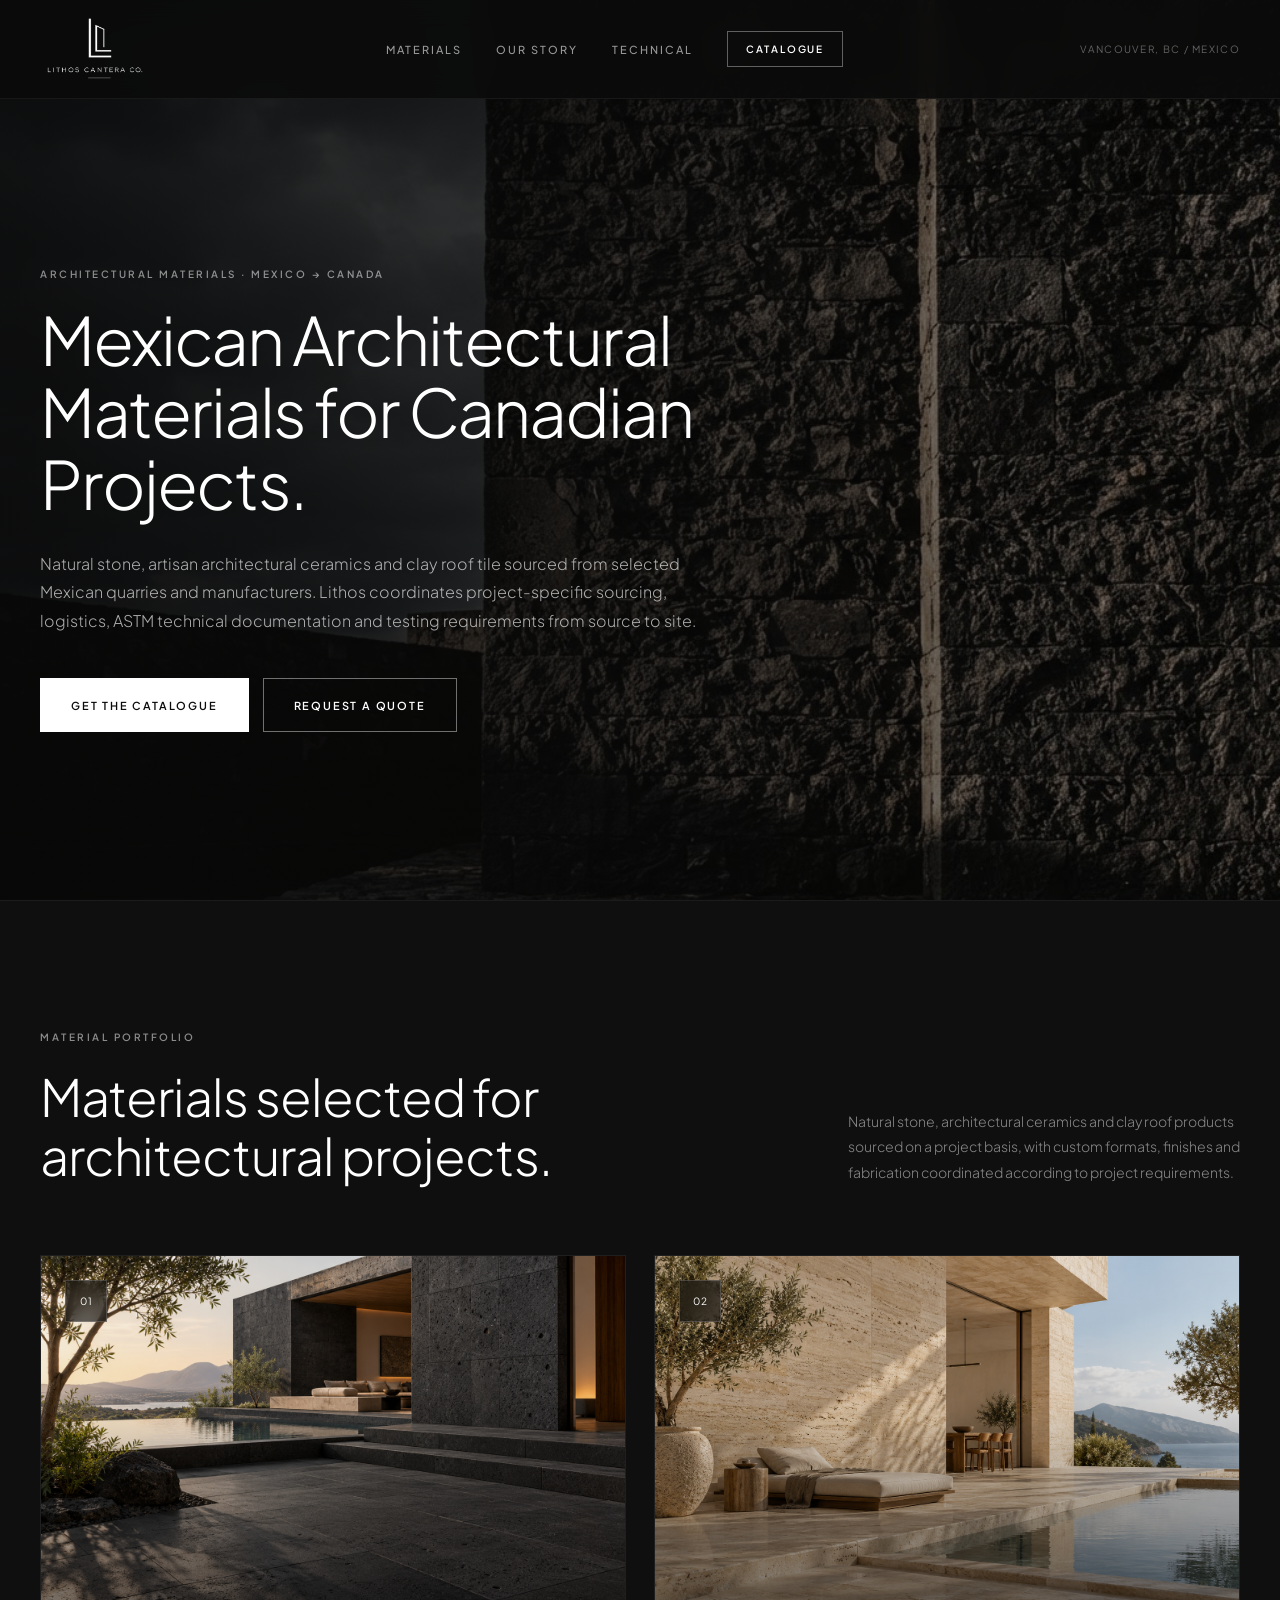
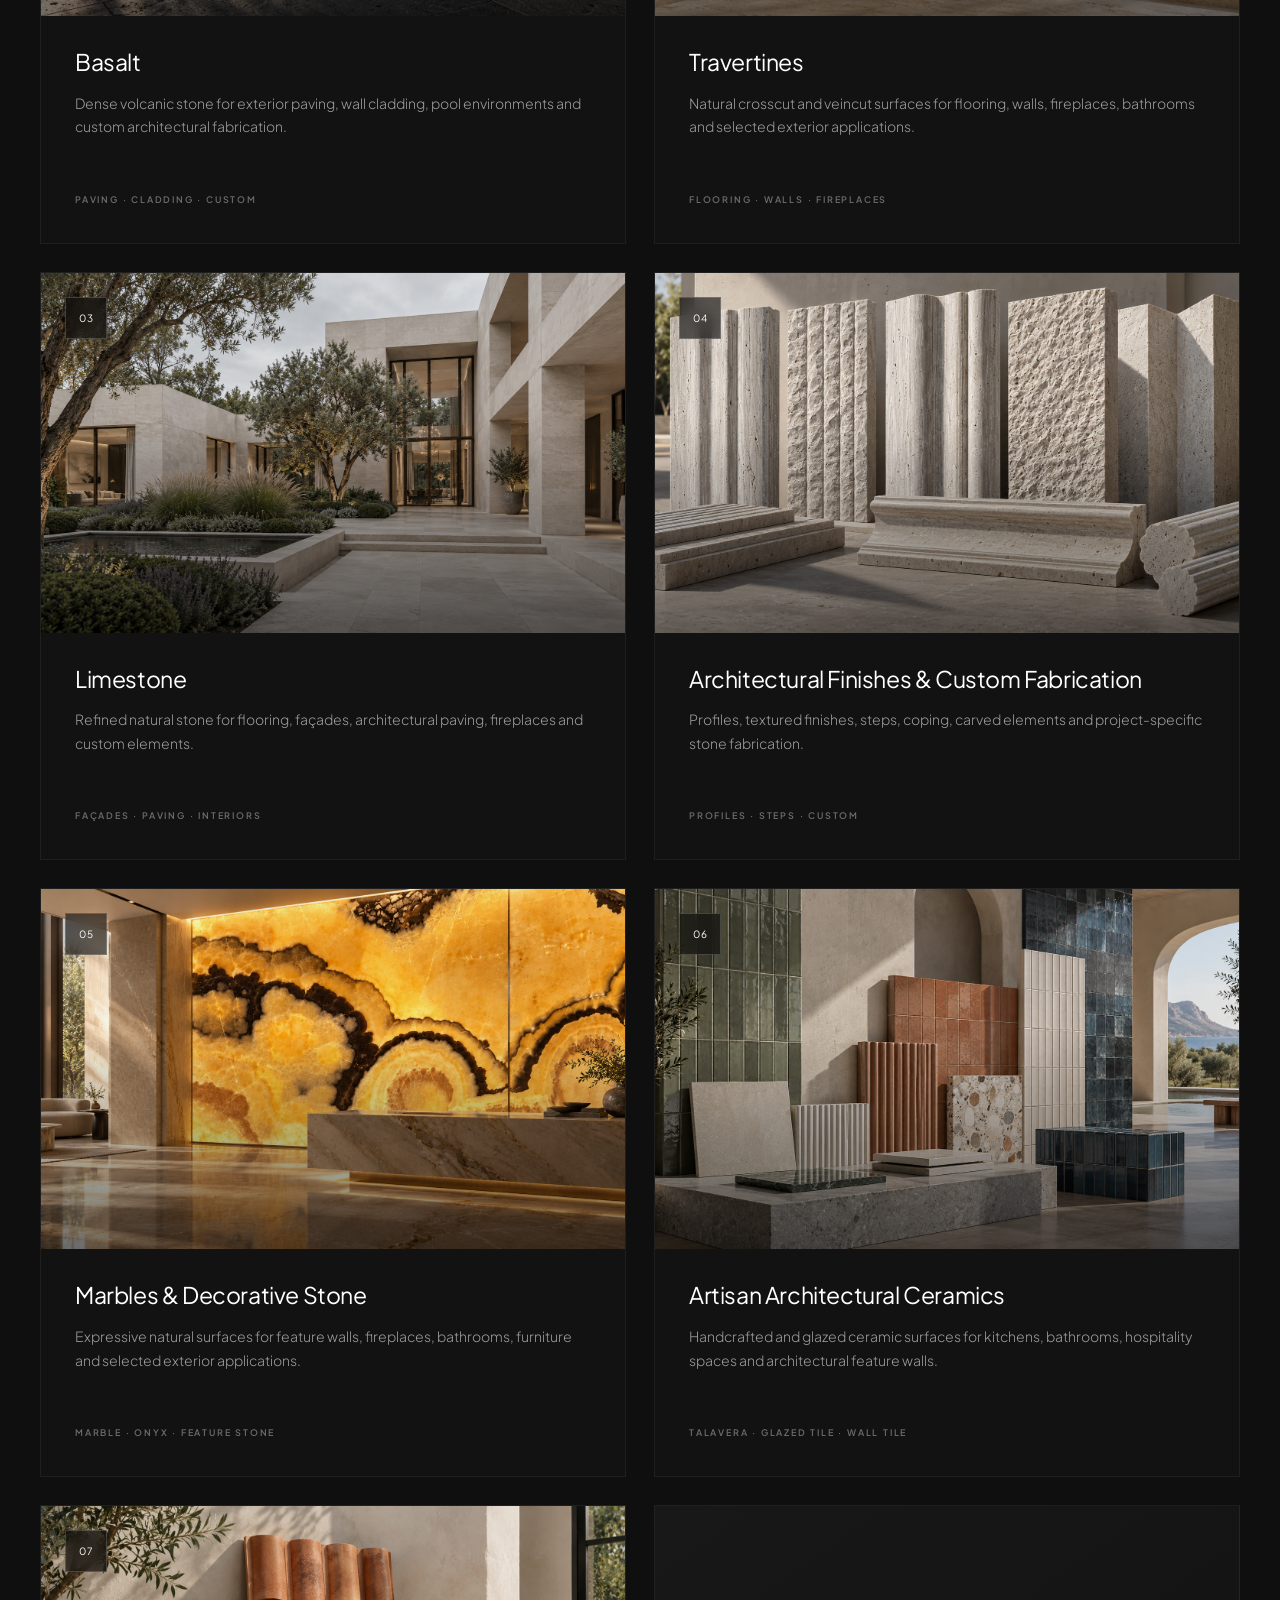
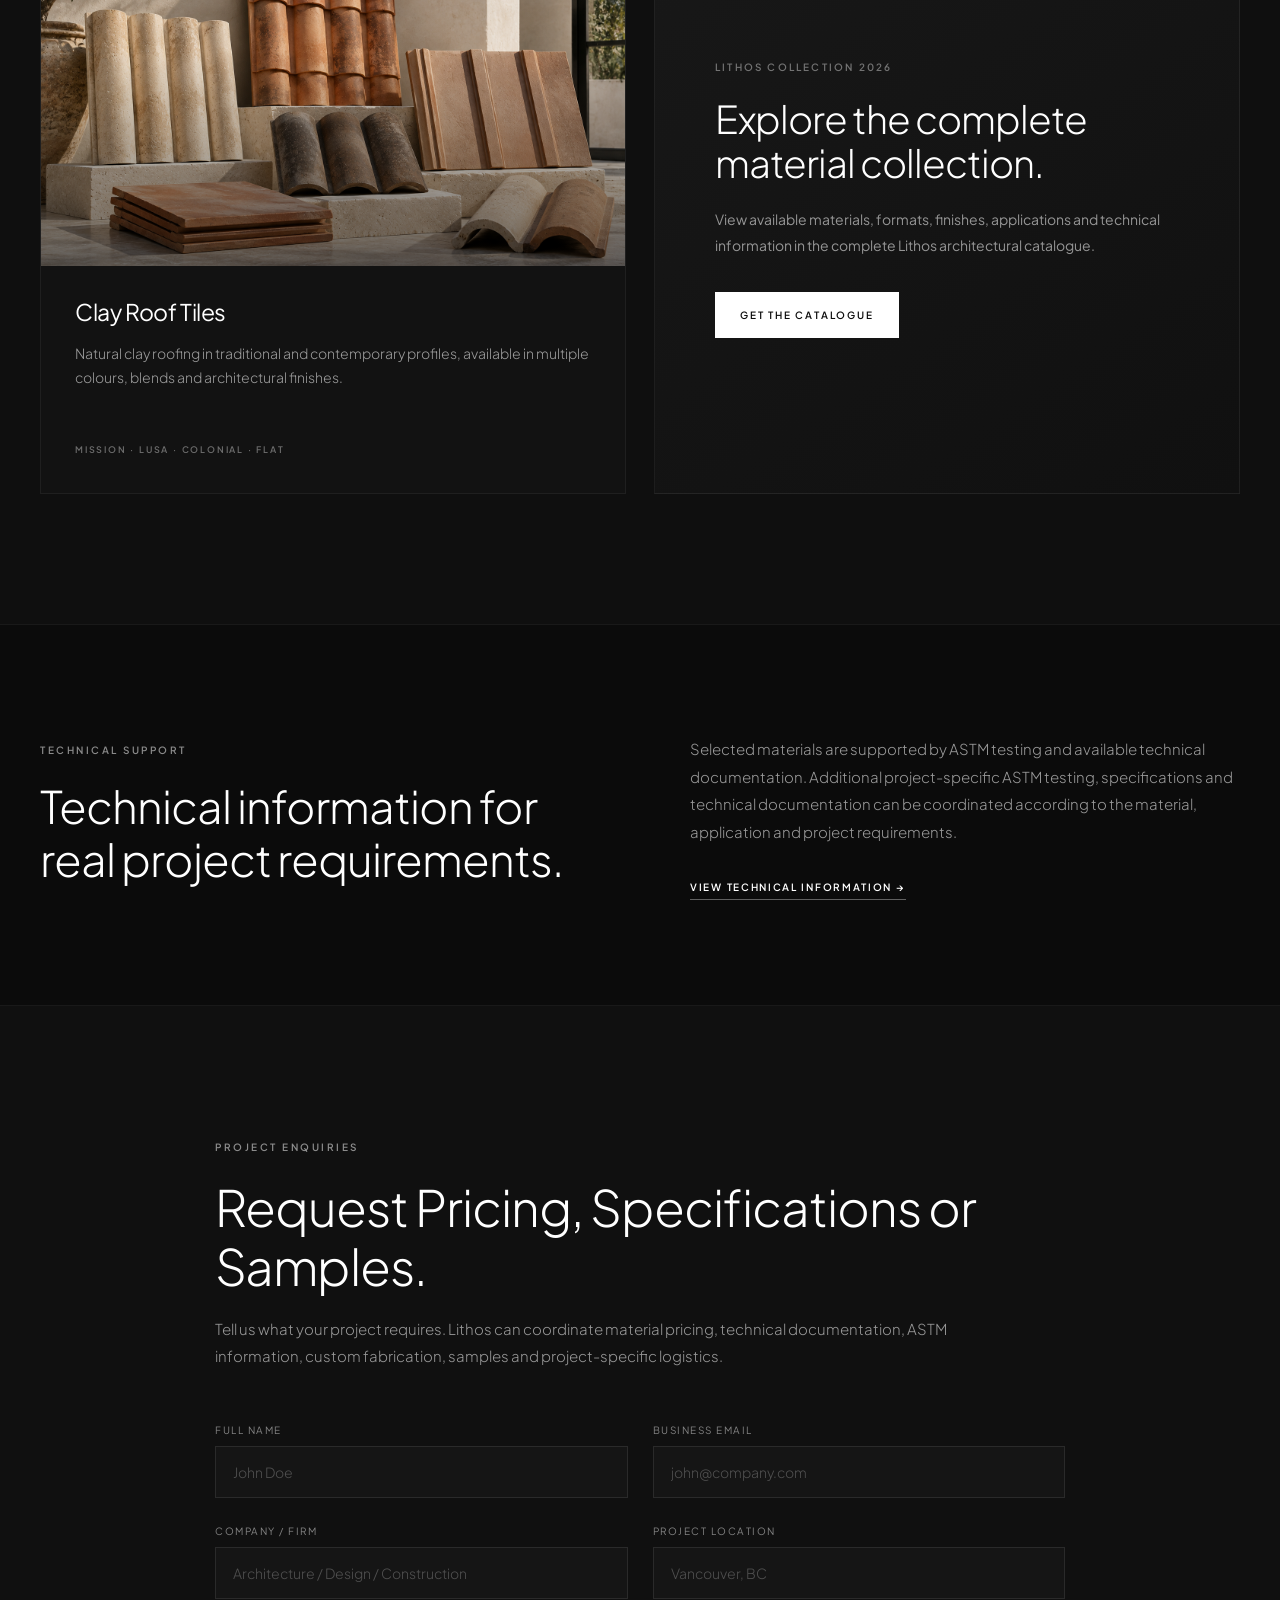
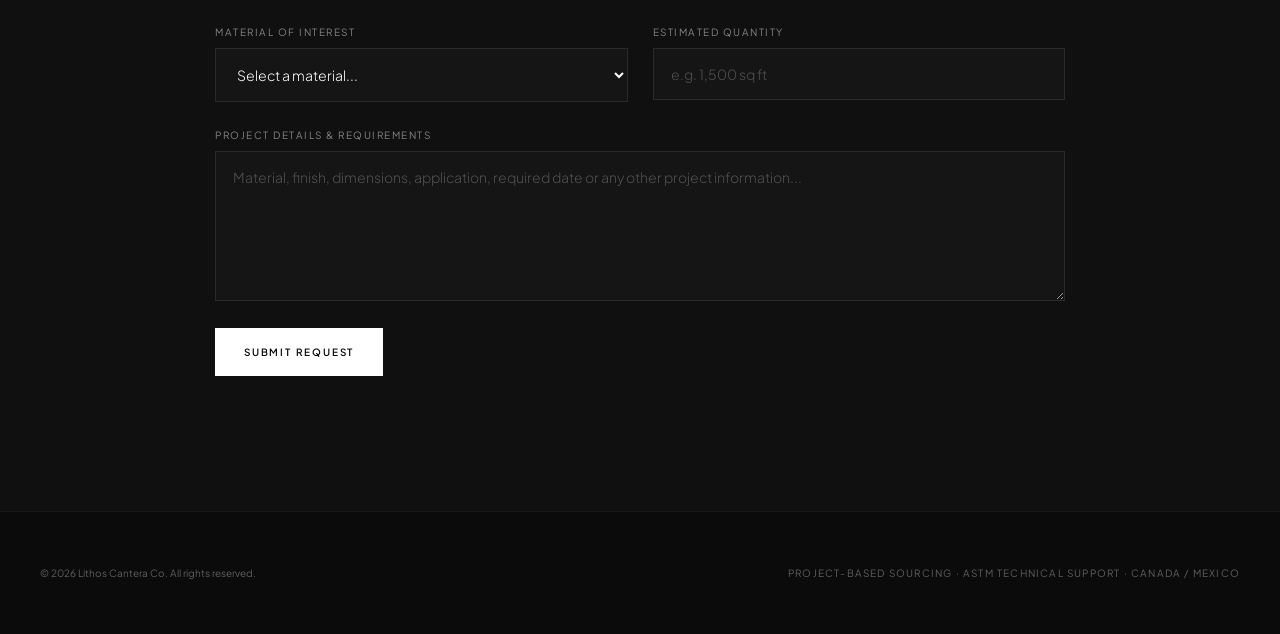
<file: index.html>
<!DOCTYPE html>
<html lang="en">

<head>
    <meta charset="UTF-8">

    <meta
        name="viewport"
        content="width=device-width, initial-scale=1.0"
    >

    <title>
        Lithos Cantera Co. | Mexican Architectural Materials for Canada
    </title>

    <meta
        name="description"
        content="Natural stone, artisan architectural ceramics and clay roof tile sourced from selected Mexican quarries and manufacturers for architectural projects across Canada."
    >

    <meta
        property="og:title"
        content="Lithos Cantera Co. | Mexican Architectural Materials"
    >

    <meta
        property="og:description"
        content="Natural stone, architectural ceramics, custom fabrication and clay roof tile sourced from Mexico for Canadian projects."
    >

    <meta
        property="og:type"
        content="website"
    >

    <link
        rel="stylesheet"
        href="style.css"
    >

    <link
        rel="preconnect"
        href="https://fonts.googleapis.com"
    >

    <link
        rel="preconnect"
        href="https://fonts.gstatic.com"
        crossorigin
    >

    <link
        href="https://fonts.googleapis.com/css2?family=Plus+Jakarta+Sans:wght@300;400;500;600&display=swap"
        rel="stylesheet"
    >
</head>


<body>


    <!-- =====================================================
         HEADER
    ====================================================== -->

    <header class="site-header">

        <div class="header-inside">

            <a
                href="index.html"
                class="brand-logo"
                aria-label="Lithos Cantera Co. Home"
            >

                <img
                    src="Lithos Cantera Co blanco transparente.png"
                    alt="Lithos Cantera Co."
                    class="nav-logo-img"
                >

            </a>


            <nav class="main-nav">

                <a
                    href="#materials"
                    class="nav-link"
                >
                    MATERIALS
                </a>

                <a
                    href="our-story.html"
                    class="nav-link"
                >
                    OUR STORY
                </a>

                <a
                    href="technical.html"
                    class="nav-link"
                >
                    TECHNICAL
                </a>

                <button
                    type="button"
                    class="nav-catalogue-btn open-catalogue-modal"
                >
                    CATALOGUE
                </button>

            </nav>


            <div class="header-location">

                <span>
                    VANCOUVER, BC / MEXICO
                </span>

            </div>

        </div>

    </header>



    <!-- =====================================================
         HERO
    ====================================================== -->

    <section class="hero-section">

        <div class="hero-overlay"></div>


        <div class="hero-container">

            <div class="hero-content-left">

                <p class="hero-eyebrow">
                    ARCHITECTURAL MATERIALS · MEXICO → CANADA
                </p>


                <h1>
                    Mexican Architectural Materials for Canadian Projects.
                </h1>


                <p class="subtitle">
                    Natural stone, artisan architectural ceramics and clay roof
                    tile sourced from selected Mexican quarries and manufacturers.
                    Lithos coordinates project-specific sourcing, logistics,
                    ASTM technical documentation and testing requirements from
                    source to site.
                </p>


                <div class="hero-actions">

                    <button
                        type="button"
                        class="hero-cta-solid open-catalogue-modal"
                    >
                        GET THE CATALOGUE
                    </button>


                    <a
                        href="#procurement-form"
                        class="hero-cta-outline"
                    >
                        REQUEST A QUOTE
                    </a>

                </div>

            </div>

        </div>

    </section>



    <!-- =====================================================
         MATERIAL PORTFOLIO
    ====================================================== -->

    <section
        class="catalog-section"
        id="materials"
    >

        <div class="catalog-container">

            <div class="section-heading-row">

                <div class="section-heading-main">

                    <p class="section-eyebrow">
                        MATERIAL PORTFOLIO
                    </p>


                    <h2 class="section-title">
                        Materials selected for architectural projects.
                    </h2>

                </div>


                <p class="section-intro">
                    Natural stone, architectural ceramics and clay roof products
                    sourced on a project basis, with custom formats, finishes
                    and fabrication coordinated according to project requirements.
                </p>

            </div>



            <div class="catalog-grid">


                <!-- 01 BASALT -->

                <article class="catalog-card">

                    <div class="card-image-wrapper">

                        <img
                            src="basalt.jpg"
                            onerror="this.onerror=null; this.src='recinto.jpg';"
                            alt="Mexican architectural basalt"
                            class="card-img"
                        >

                        <span class="card-number">
                            01
                        </span>

                    </div>


                    <div class="card-info">

                        <h3>
                            Basalt
                        </h3>

                        <p>
                            Dense volcanic stone for exterior paving, wall
                            cladding, pool environments and custom architectural
                            fabrication.
                        </p>

                        <span class="card-use">
                            PAVING · CLADDING · CUSTOM
                        </span>

                    </div>

                </article>



                <!-- 02 TRAVERTINES -->

                <article class="catalog-card">

                    <div class="card-image-wrapper">

                        <img
                            src="travertine.jpg"
                            onerror="this.onerror=null; this.src='cantera.jpg';"
                            alt="Mexican architectural travertine"
                            class="card-img"
                        >

                        <span class="card-number">
                            02
                        </span>

                    </div>


                    <div class="card-info">

                        <h3>
                            Travertines
                        </h3>

                        <p>
                            Natural crosscut and veincut surfaces for flooring,
                            walls, fireplaces, bathrooms and selected exterior
                            applications.
                        </p>

                        <span class="card-use">
                            FLOORING · WALLS · FIREPLACES
                        </span>

                    </div>

                </article>



                <!-- 03 LIMESTONE -->

                <article class="catalog-card">

                    <div class="card-image-wrapper">

                        <img
                            src="limestone.jpg"
                            onerror="this.onerror=null; this.src='cantera.jpg';"
                            alt="Mexican architectural limestone"
                            class="card-img"
                        >

                        <span class="card-number">
                            03
                        </span>

                    </div>


                    <div class="card-info">

                        <h3>
                            Limestone
                        </h3>

                        <p>
                            Refined natural stone for flooring, façades,
                            architectural paving, fireplaces and custom elements.
                        </p>

                        <span class="card-use">
                            FAÇADES · PAVING · INTERIORS
                        </span>

                    </div>

                </article>



                <!-- 04 CUSTOM FABRICATION -->

                <article class="catalog-card">

                    <div class="card-image-wrapper">

                        <img
                            src="architectural-finishes.jpg"
                            onerror="this.onerror=null; this.src='recinto.jpg';"
                            alt="Custom architectural stone finishes"
                            class="card-img"
                        >

                        <span class="card-number">
                            04
                        </span>

                    </div>


                    <div class="card-info">

                        <h3>
                            Architectural Finishes & Custom Fabrication
                        </h3>

                        <p>
                            Profiles, textured finishes, steps, coping, carved
                            elements and project-specific stone fabrication.
                        </p>

                        <span class="card-use">
                            PROFILES · STEPS · CUSTOM
                        </span>

                    </div>

                </article>



                <!-- 05 MARBLES -->

                <article class="catalog-card">

                    <div class="card-image-wrapper">

                        <img
                            src="marble-decorative-stone.jpg"
                            onerror="this.onerror=null; this.src='cantera.jpg';"
                            alt="Mexican marble and decorative stone"
                            class="card-img"
                        >

                        <span class="card-number">
                            05
                        </span>

                    </div>


                    <div class="card-info">

                        <h3>
                            Marbles & Decorative Stone
                        </h3>

                        <p>
                            Expressive natural surfaces for feature walls,
                            fireplaces, bathrooms, furniture and selected
                            exterior applications.
                        </p>

                        <span class="card-use">
                            MARBLE · ONYX · FEATURE STONE
                        </span>

                    </div>

                </article>



                <!-- 06 CERAMICS -->

                <article class="catalog-card">

                    <div class="card-image-wrapper">

                        <img
                            src="architectural-ceramics.jpg"
                            onerror="this.onerror=null; this.src='tiles.jpg';"
                            alt="Mexican artisan architectural ceramics"
                            class="card-img"
                        >

                        <span class="card-number">
                            06
                        </span>

                    </div>


                    <div class="card-info">

                        <h3>
                            Artisan Architectural Ceramics
                        </h3>

                        <p>
                            Handcrafted and glazed ceramic surfaces for kitchens,
                            bathrooms, hospitality spaces and architectural
                            feature walls.
                        </p>

                        <span class="card-use">
                            TALAVERA · GLAZED TILE · WALL TILE
                        </span>

                    </div>

                </article>



                <!-- 07 CLAY ROOF TILE -->

                <article class="catalog-card">

                    <div class="card-image-wrapper">

                        <img
                            src="clay-roof-tile.jpg"
                            onerror="this.onerror=null; this.src='tiles.jpg';"
                            alt="Mexican clay roof tile"
                            class="card-img"
                        >

                        <span class="card-number">
                            07
                        </span>

                    </div>


                    <div class="card-info">

                        <h3>
                            Clay Roof Tiles
                        </h3>

                        <p>
                            Natural clay roofing in traditional and contemporary
                            profiles, available in multiple colours, blends
                            and architectural finishes.
                        </p>

                        <span class="card-use">
                            MISSION · LUSA · COLONIAL · FLAT
                        </span>

                    </div>

                </article>



                <!-- CATALOGUE CTA -->

                <article class="catalog-card catalogue-feature-card">

                    <div class="catalogue-feature-inner">

                        <p class="catalogue-card-label">
                            LITHOS COLLECTION 2026
                        </p>


                        <h3>
                            Explore the complete material collection.
                        </h3>


                        <p>
                            View available materials, formats, finishes,
                            applications and technical information in the
                            complete Lithos architectural catalogue.
                        </p>


                        <button
                            type="button"
                            class="catalogue-inline-btn open-catalogue-modal"
                        >
                            GET THE CATALOGUE
                        </button>

                    </div>

                </article>


            </div>

        </div>

    </section>



    <!-- =====================================================
         ASTM / TECHNICAL SUPPORT
    ====================================================== -->

    <section class="technical-strip">

        <div class="technical-strip-inner">

            <div class="technical-strip-heading">

                <p class="section-eyebrow">
                    TECHNICAL SUPPORT
                </p>


                <h2>
                    Technical information for real project requirements.
                </h2>

            </div>


            <div class="technical-strip-copy">

                <p>
                    Selected materials are supported by ASTM testing and
                    available technical documentation. Additional
                    project-specific ASTM testing, specifications and technical
                    documentation can be coordinated according to the material,
                    application and project requirements.
                </p>


                <a
                    href="technical.html"
                    class="text-link"
                >
                    VIEW TECHNICAL INFORMATION →
                </a>

            </div>

        </div>

    </section>



    <!-- =====================================================
         PROJECT REQUEST FORM
    ====================================================== -->

    <section
        id="procurement-form"
        class="form-section"
    >

        <div class="form-container">

            <p class="section-eyebrow">
                PROJECT ENQUIRIES
            </p>


            <h2>
                Request Pricing, Specifications or Samples.
            </h2>


            <p class="form-subtitle">
                Tell us what your project requires. Lithos can coordinate
                material pricing, technical documentation, ASTM information,
                custom fabrication, samples and project-specific logistics.
            </p>


            <form
                id="contactForm"
                class="contact-form"
            >


                <div class="form-group-row">

                    <div class="form-group">

                        <label for="name">
                            Full Name
                        </label>

                        <input
                            type="text"
                            id="name"
                            name="name"
                            placeholder="John Doe"
                            required
                        >

                    </div>


                    <div class="form-group">

                        <label for="email">
                            Business Email
                        </label>

                        <input
                            type="email"
                            id="email"
                            name="email"
                            placeholder="john@company.com"
                            required
                        >

                    </div>

                </div>



                <div class="form-group-row">

                    <div class="form-group">

                        <label for="company">
                            Company / Firm
                        </label>

                        <input
                            type="text"
                            id="company"
                            name="company"
                            placeholder="Architecture / Design / Construction"
                        >

                    </div>


                    <div class="form-group">

                        <label for="project_location">
                            Project Location
                        </label>

                        <input
                            type="text"
                            id="project_location"
                            name="project_location"
                            placeholder="Vancouver, BC"
                        >

                    </div>

                </div>



                <div class="form-group-row">

                    <div class="form-group">

                        <label for="material">
                            Material of Interest
                        </label>

                        <select
                            id="material"
                            name="material"
                        >

                            <option value="">
                                Select a material...
                            </option>

                            <option value="Basalt">
                                Basalt
                            </option>

                            <option value="Travertine">
                                Travertine
                            </option>

                            <option value="Limestone">
                                Limestone
                            </option>

                            <option value="Marble / Decorative Stone">
                                Marble / Decorative Stone
                            </option>

                            <option value="Architectural Ceramics">
                                Architectural Ceramics
                            </option>

                            <option value="Clay Roof Tile">
                                Clay Roof Tile
                            </option>

                            <option value="Custom Stone Fabrication">
                                Custom Stone Fabrication
                            </option>

                            <option value="Not Sure / Other">
                                Not Sure / Other
                            </option>

                        </select>

                    </div>


                    <div class="form-group">

                        <label for="estimated_quantity">
                            Estimated Quantity
                        </label>

                        <input
                            type="text"
                            id="estimated_quantity"
                            name="estimated_quantity"
                            placeholder="e.g. 1,500 sq ft"
                        >

                    </div>

                </div>



                <div class="form-group">

                    <label for="project_details">
                        Project Details & Requirements
                    </label>

                    <textarea
                        id="project_details"
                        name="project_details"
                        rows="5"
                        placeholder="Material, finish, dimensions, application, required date or any other project information..."
                        required
                    ></textarea>

                </div>



                <button
                    type="submit"
                    class="form-submit-btn"
                    id="submitButton"
                >
                    SUBMIT REQUEST
                </button>


                <p
                    id="formStatus"
                    class="form-status"
                    style="display:none;"
                ></p>

            </form>

        </div>

    </section>



    <!-- =====================================================
         FOOTER
    ====================================================== -->

    <footer class="site-footer">

        <div class="footer-inside">

            <p>
                &copy; 2026 Lithos Cantera Co. All rights reserved.
            </p>


            <p class="footer-meta">
                PROJECT-BASED SOURCING · ASTM TECHNICAL SUPPORT · CANADA / MEXICO
            </p>

        </div>

    </footer>



    <!-- =====================================================
         CATALOGUE MODAL
    ====================================================== -->

    <div
        class="catalogue-modal"
        id="catalogueModal"
        aria-hidden="true"
    >

        <div
            class="catalogue-modal-backdrop"
            id="catalogueModalBackdrop"
        ></div>


        <div
            class="catalogue-modal-dialog"
            role="dialog"
            aria-modal="true"
            aria-labelledby="catalogueModalTitle"
        >

            <button
                type="button"
                class="catalogue-modal-close"
                id="catalogueModalClose"
                aria-label="Close"
            >
                ×
            </button>


            <p class="modal-eyebrow">
                LITHOS COLLECTION 2026
            </p>


            <h2 id="catalogueModalTitle">
                Get the Architectural Materials Catalogue.
            </h2>


            <p class="modal-description">
                Explore our complete collection of natural stone,
                architectural ceramics, custom fabrication and clay roof tile.
            </p>


            <form
                id="catalogueForm"
                class="catalogue-form"
            >


                <div class="form-group">

                    <label for="catalogueName">
                        Full Name
                    </label>

                    <input
                        type="text"
                        id="catalogueName"
                        placeholder="John Doe"
                        required
                    >

                </div>



                <div class="form-group">

                    <label for="catalogueEmail">
                        Business Email
                    </label>

                    <input
                        type="email"
                        id="catalogueEmail"
                        placeholder="john@company.com"
                        required
                    >

                </div>



                <div class="form-group">

                    <label for="catalogueCompany">
                        Company / Firm
                    </label>

                    <input
                        type="text"
                        id="catalogueCompany"
                        placeholder="Company or firm name"
                        required
                    >

                </div>



                <div class="form-group">

                    <label for="cataloguePhone">
                        Phone
                        <span class="optional-label">
                            OPTIONAL
                        </span>
                    </label>

                    <input
                        type="tel"
                        id="cataloguePhone"
                        placeholder="+1 604 ..."
                    >

                </div>



                <button
                    type="submit"
                    class="catalogue-download-submit"
                    id="catalogueSubmitButton"
                >
                    EMAIL ME THE CATALOGUE
                </button>


                <p
                    id="catalogueFormStatus"
                    class="form-status"
                    style="display:none;"
                ></p>

            </form>

        </div>

    </div>



    <!-- =====================================================
         JAVASCRIPT
    ====================================================== -->

    <script>

        const GOOGLE_SCRIPT_URL =
            "https://script.google.com/a/macros/lithoscantera.com/s/AKfycbzZVu9nGH7v9ciswRgRI85ZGac0d6VDJRYIaD7nTl9dU3w_zpn6uyv_Yz-MsDb0mk9q0A/exec";



        /*
        ========================================================
        PROJECT FORM
        ========================================================
        */

        const contactForm =
            document.getElementById("contactForm");

        const submitButton =
            document.getElementById("submitButton");

        const formStatus =
            document.getElementById("formStatus");


        contactForm.addEventListener(
            "submit",
            async function(event) {

                event.preventDefault();


                submitButton.disabled = true;

                submitButton.textContent =
                    "SENDING...";

                formStatus.style.display =
                    "none";


                const formData = {

                    lead_type:
                        "project_request",

                    name:
                        document
                            .getElementById("name")
                            .value
                            .trim(),

                    email:
                        document
                            .getElementById("email")
                            .value
                            .trim(),

                    company:
                        document
                            .getElementById("company")
                            .value
                            .trim(),

                    phone:
                        "",

                    project_location:
                        document
                            .getElementById("project_location")
                            .value
                            .trim(),

                    material:
                        document
                            .getElementById("material")
                            .value,

                    estimated_quantity:
                        document
                            .getElementById("estimated_quantity")
                            .value
                            .trim(),

                    project_details:
                        document
                            .getElementById("project_details")
                            .value
                            .trim()

                };


                try {

                    await fetch(
                        GOOGLE_SCRIPT_URL,
                        {
                            method:
                                "POST",

                            mode:
                                "no-cors",

                            headers: {
                                "Content-Type":
                                    "text/plain;charset=utf-8"
                            },

                            body:
                                JSON.stringify(formData)
                        }
                    );


                    formStatus.textContent =
                        "Thank you. Your request has been received.";

                    formStatus.style.display =
                        "block";


                    contactForm.reset();


                } catch (error) {

                    formStatus.textContent =
                        "Something went wrong. Please try again.";

                    formStatus.style.display =
                        "block";

                }


                submitButton.disabled =
                    false;

                submitButton.textContent =
                    "SUBMIT REQUEST";

            }
        );



        /*
        ========================================================
        CATALOGUE MODAL
        ========================================================
        */

        const catalogueModal =
            document.getElementById("catalogueModal");

        const catalogueModalClose =
            document.getElementById("catalogueModalClose");

        const catalogueModalBackdrop =
            document.getElementById("catalogueModalBackdrop");

        const catalogueOpenButtons =
            document.querySelectorAll(
                ".open-catalogue-modal"
            );


        function openCatalogueModal() {

            catalogueModal.classList.add(
                "is-open"
            );

            catalogueModal.setAttribute(
                "aria-hidden",
                "false"
            );

            document.body.classList.add(
                "modal-open"
            );


            setTimeout(
                function() {

                    document
                        .getElementById("catalogueName")
                        .focus();

                },
                100
            );

        }


        function closeCatalogueModal() {

            catalogueModal.classList.remove(
                "is-open"
            );

            catalogueModal.setAttribute(
                "aria-hidden",
                "true"
            );

            document.body.classList.remove(
                "modal-open"
            );

        }


        catalogueOpenButtons.forEach(
            function(button) {

                button.addEventListener(
                    "click",
                    openCatalogueModal
                );

            }
        );


        catalogueModalClose.addEventListener(
            "click",
            closeCatalogueModal
        );


        catalogueModalBackdrop.addEventListener(
            "click",
            closeCatalogueModal
        );


        document.addEventListener(
            "keydown",
            function(event) {

                if (
                    event.key === "Escape" &&
                    catalogueModal.classList.contains("is-open")
                ) {

                    closeCatalogueModal();

                }

            }
        );



        /*
        ========================================================
        CATALOGUE FORM
        ========================================================
        */

        const catalogueForm =
            document.getElementById("catalogueForm");

        const catalogueSubmitButton =
            document.getElementById(
                "catalogueSubmitButton"
            );

        const catalogueFormStatus =
            document.getElementById(
                "catalogueFormStatus"
            );


        catalogueForm.addEventListener(
            "submit",
            async function(event) {

                event.preventDefault();


                catalogueSubmitButton.disabled =
                    true;

                catalogueSubmitButton.textContent =
                    "SENDING...";

                catalogueFormStatus.style.display =
                    "none";


                const catalogueLeadData = {

                    lead_type:
                        "catalogue_download",

                    name:
                        document
                            .getElementById("catalogueName")
                            .value
                            .trim(),

                    email:
                        document
                            .getElementById("catalogueEmail")
                            .value
                            .trim(),

                    company:
                        document
                            .getElementById("catalogueCompany")
                            .value
                            .trim(),

                    phone:
                        document
                            .getElementById("cataloguePhone")
                            .value
                            .trim(),

                    project_location:
                        "",

                    material:
                        "Catalogue",

                    estimated_quantity:
                        "",

                    project_details:
                        "Requested Lithos Architectural Materials Catalogue."

                };


                try {

                    await fetch(
                        GOOGLE_SCRIPT_URL,
                        {
                            method:
                                "POST",

                            mode:
                                "no-cors",

                            headers: {
                                "Content-Type":
                                    "text/plain;charset=utf-8"
                            },

                            body:
                                JSON.stringify(
                                    catalogueLeadData
                                )
                        }
                    );


                    catalogueFormStatus.textContent =
                        "Catalogue sent. Please check your email.";

                    catalogueFormStatus.style.display =
                        "block";


                    catalogueForm.reset();


                    setTimeout(
                        closeCatalogueModal,
                        2500
                    );


                } catch (error) {

                    catalogueFormStatus.textContent =
                        "Something went wrong. Please try again.";

                    catalogueFormStatus.style.display =
                        "block";

                }


                catalogueSubmitButton.disabled =
                    false;

                catalogueSubmitButton.textContent =
                    "EMAIL ME THE CATALOGUE";

            }
        );

    </script>


</body>

</html>
</file>
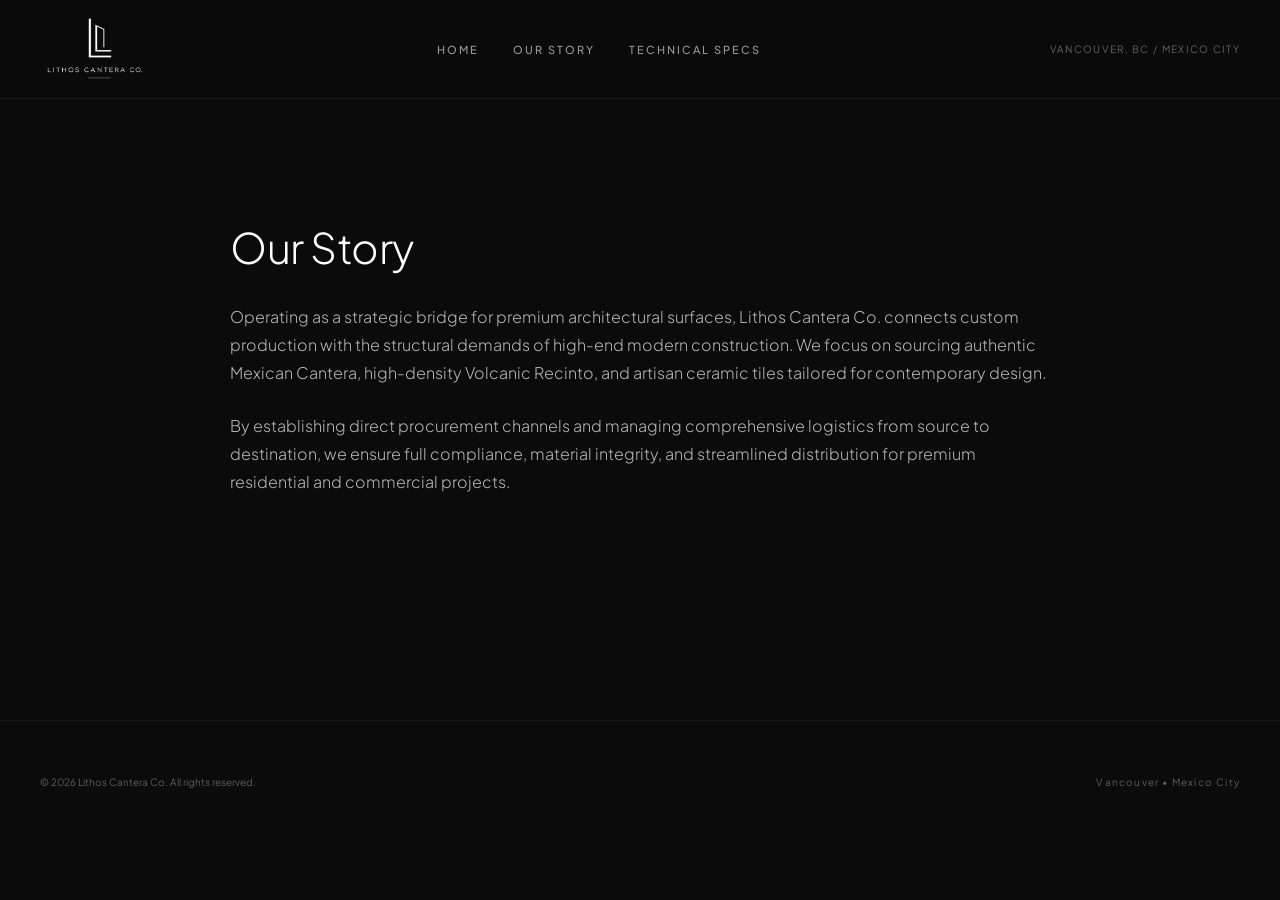
<file: our-story.html>
<!DOCTYPE html>
<html lang="en">
<head>
    <meta charset="UTF-8">
    <meta name="viewport" content="width=device-width, initial-scale=1.0">
    <title>Our Story | Lithos Cantera Co.</title>
    <link rel="stylesheet" href="style.css">
    <link rel="preconnect" href="https://fonts.googleapis.com">
    <link rel="preconnect" href="https://fonts.gstatic.com" crossorigin>
    <link href="https://fonts.googleapis.com/css2?family=Plus+Jakarta+Sans:wght@300;400;500;600&display=swap" rel="stylesheet">
</head>
<body>

    <!-- Menú Superior -->
    <header class="site-header">
        <div class="header-inside">
            <div class="brand-logo">
                <img src="Lithos Cantera Co blanco transparente.png" alt="Lithos Cantera Co." class="nav-logo-img">
            </div>
            <nav class="main-nav">
                <a href="index.html" class="nav-link">HOME</a>
                <a href="our-story.html" class="nav-link active">OUR STORY</a>
                <a href="technical.html" class="nav-link">TECHNICAL SPECS</a>
            </nav>
            <div class="header-location">
                <span>VANCOUVER, BC / MEXICO CITY</span>
            </div>
        </div>
    </header>

    <!-- Contenido Principal -->
    <main style="padding: 220px 40px 100px 40px; max-width: 900px; margin: 0 auto; min-height: 80vh;">
        <h1 style="font-size: 42px; font-weight: 300; margin-bottom: 30px; letter-spacing: -0.5px;">Our Story</h1>
        <p style="font-size: 16px; line-height: 1.75; color: rgba(255,255,255,0.7); margin-bottom: 25px; font-weight: 300;">
            Operating as a strategic bridge for premium architectural surfaces, Lithos Cantera Co. connects custom production with the structural demands of high-end modern construction. We focus on sourcing authentic Mexican Cantera, high-density Volcanic Recinto, and artisan ceramic tiles tailored for contemporary design.
        </p>
        <p style="font-size: 16px; line-height: 1.75; color: rgba(255,255,255,0.7); margin-bottom: 25px; font-weight: 300;">
            By establishing direct procurement channels and managing comprehensive logistics from source to destination, we ensure full compliance, material integrity, and streamlined distribution for premium residential and commercial projects.
        </p>
    </main>

    <!-- Footer -->
    <footer class="site-footer">
        <div class="footer-inside">
            <p>&copy; 2026 Lithos Cantera Co. All rights reserved.</p>
            <p class="footer-meta">Vancouver • Mexico City</p>
        </div>
    </footer>

</body>
</html>
</file>
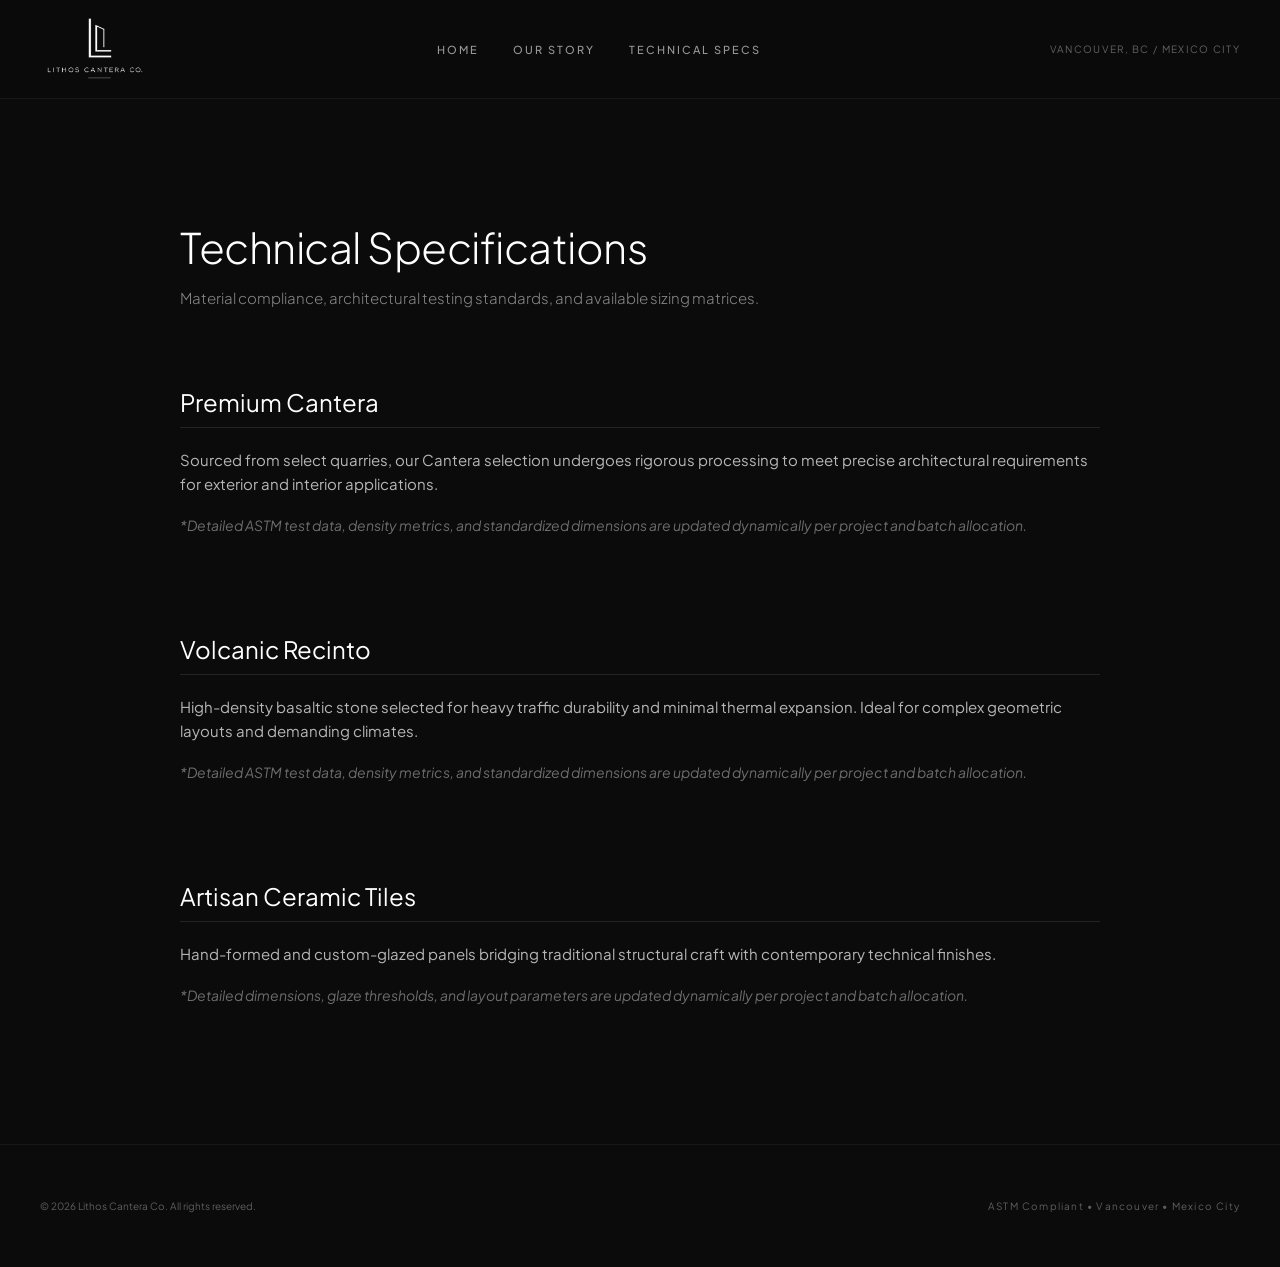
<file: technical.html>
<!DOCTYPE html>
<html lang="en">
<head>
    <meta charset="UTF-8">
    <meta name="viewport" content="width=device-width, initial-scale=1.0">
    <title>Technical Specifications | Lithos Cantera Co.</title>
    <link rel="stylesheet" href="style.css">
    <link rel="preconnect" href="https://fonts.googleapis.com">
    <link rel="preconnect" href="https://fonts.gstatic.com" crossorigin>
    <link href="https://fonts.googleapis.com/css2?family=Plus+Jakarta+Sans:wght@300;400;500;600&display=swap" rel="stylesheet">
</head>
<body>

    <!-- Menú Superior -->
    <header class="site-header">
        <div class="header-inside">
            <div class="brand-logo">
                <img src="Lithos Cantera Co blanco transparente.png" alt="Lithos Cantera Co." class="nav-logo-img">
            </div>
            <nav class="main-nav">
                <a href="index.html" class="nav-link">HOME</a>
                <a href="our-story.html" class="nav-link">OUR STORY</a>
                <a href="technical.html" class="nav-link active">TECHNICAL SPECS</a>
            </nav>
            <div class="header-location">
                <span>VANCOUVER, BC / MEXICO CITY</span>
            </div>
        </div>
    </header>

    <!-- Contenido Principal -->
    <main style="padding: 220px 40px 100px 40px; max-width: 1000px; margin: 0 auto; min-height: 80vh;">
        <h1 style="font-size: 42px; font-weight: 300; margin-bottom: 15px; letter-spacing: -0.5px;">Technical Specifications</h1>
        <p style="font-size: 15px; color: rgba(255,255,255,0.5); margin-bottom: 60px; font-weight: 300;">Material compliance, architectural testing standards, and available sizing matrices.</p>

        <!-- Sección Cantera -->
        <section id="cantera-specs" style="margin-bottom: 80px; padding-top: 20px;">
            <h2 style="font-size: 24px; font-weight: 400; margin-bottom: 20px; border-bottom: 1px solid rgba(255,255,255,0.1); padding-bottom: 10px;">Premium Cantera</h2>
            <p style="font-size: 15px; line-height: 1.6; color: rgba(255,255,255,0.7); margin-bottom: 20px;">
                Sourced from select quarries, our Cantera selection undergoes rigorous processing to meet precise architectural requirements for exterior and interior applications.
            </p>
            <p style="font-size: 14px; color: rgba(255,255,255,0.4); font-style: italic;">*Detailed ASTM test data, density metrics, and standardized dimensions are updated dynamically per project and batch allocation.</p>
        </section>

        <!-- Sección Recinto -->
        <section id="recinto-specs" style="margin-bottom: 80px; padding-top: 20px;">
            <h2 style="font-size: 24px; font-weight: 400; margin-bottom: 20px; border-bottom: 1px solid rgba(255,255,255,0.1); padding-bottom: 10px;">Volcanic Recinto</h2>
            <p style="font-size: 15px; line-height: 1.6; color: rgba(255,255,255,0.7); margin-bottom: 20px;">
                High-density basaltic stone selected for heavy traffic durability and minimal thermal expansion. Ideal for complex geometric layouts and demanding climates.
            </p>
            <p style="font-size: 14px; color: rgba(255,255,255,0.4); font-style: italic;">*Detailed ASTM test data, density metrics, and standardized dimensions are updated dynamically per project and batch allocation.</p>
        </section>

        <!-- Sección Tiles -->
        <section id="tiles-specs" style="margin-bottom: 40px; padding-top: 20px;">
            <h2 style="font-size: 24px; font-weight: 400; margin-bottom: 20px; border-bottom: 1px solid rgba(255,255,255,0.1); padding-bottom: 10px;">Artisan Ceramic Tiles</h2>
            <p style="font-size: 15px; line-height: 1.6; color: rgba(255,255,255,0.7); margin-bottom: 20px;">
                Hand-formed and custom-glazed panels bridging traditional structural craft with contemporary technical finishes.
            </p>
            <p style="font-size: 14px; color: rgba(255,255,255,0.4); font-style: italic;">*Detailed dimensions, glaze thresholds, and layout parameters are updated dynamically per project and batch allocation.</p>
        </section>
    </main>

    <!-- Footer -->
    <footer class="site-footer">
        <div class="footer-inside">
            <p>&copy; 2026 Lithos Cantera Co. All rights reserved.</p>
            <p class="footer-meta">ASTM Compliant • Vancouver • Mexico City</p>
        </div>
    </footer>

</body>
</html>
</file>
<file: style.css>
/* =========================================================
   RESET
========================================================= */

* {
    margin: 0;
    padding: 0;
    box-sizing: border-box;
}

html {
    scroll-behavior: smooth;
}

body {
    font-family: 'Plus Jakarta Sans', sans-serif;
    background-color: #0b0b0b;
    color: #ffffff;
    overflow-x: hidden;
}

body.modal-open {
    overflow: hidden;
}

button,
input,
select,
textarea {
    font-family: inherit;
}

button {
    border: none;
}

a {
    color: inherit;
}



/* =========================================================
   HEADER
========================================================= */

.site-header {
    width: 100%;
    position: fixed;
    top: 0;
    left: 0;
    z-index: 1000;

    background-color: rgba(11, 11, 11, 0.88);

    backdrop-filter: blur(14px);
    -webkit-backdrop-filter: blur(14px);

    border-bottom:
        1px solid rgba(255, 255, 255, 0.06);
}


.header-inside {
    max-width: 1400px;

    margin: 0 auto;

    padding: 14px 40px;

    display: flex;
    justify-content: space-between;
    align-items: center;

    min-height: 94px;
}


.brand-logo {
    display: flex;
    align-items: center;

    text-decoration: none;
}


.nav-logo-img {
    height: 70px;
    width: auto;

    display: block;
    object-fit: contain;
}


.main-nav {
    display: flex;
    align-items: center;

    gap: 34px;
}


.nav-link {
    color:
        rgba(255, 255, 255, 0.58);

    text-decoration: none;

    font-size: 11px;
    font-weight: 500;

    letter-spacing: 2px;

    transition:
        color 0.25s ease;
}


.nav-link:hover {
    color: #ffffff;
}


.nav-catalogue-btn {
    background: transparent;

    color: #ffffff;

    border:
        1px solid rgba(255, 255, 255, 0.35);

    padding: 11px 18px;

    font-size: 10px;
    font-weight: 600;

    letter-spacing: 1.8px;

    cursor: pointer;

    transition:
        background-color 0.25s ease,
        color 0.25s ease,
        border-color 0.25s ease;
}


.nav-catalogue-btn:hover {
    background-color: #ffffff;

    color: #0b0b0b;

    border-color: #ffffff;
}


.header-location {
    font-size: 10px;

    color:
        rgba(255, 255, 255, 0.36);

    letter-spacing: 1.3px;
}



/* =========================================================
   HERO
========================================================= */

.hero-section {
    position: relative;

    min-height: 100vh;

    width: 100%;

    display: flex;
    align-items: center;

    padding-top: 100px;

    background-image:
        url('hero-bg.jpg');

    background-size: cover;

    background-position: center;

    background-repeat: no-repeat;

    background-color: #0b0b0b;
}


.hero-overlay {
    position: absolute;

    top: 0;
    left: 0;

    width: 100%;
    height: 100%;

    background:
        linear-gradient(
            90deg,
            rgba(8, 8, 8, 0.92) 0%,
            rgba(8, 8, 8, 0.76) 45%,
            rgba(8, 8, 8, 0.35) 100%
        );

    z-index: 1;
}


.hero-container {
    max-width: 1400px;

    margin: 0 auto;

    padding: 80px 40px;

    position: relative;

    z-index: 2;

    width: 100%;
}


.hero-content-left {
    max-width: 760px;
}


.hero-eyebrow,
.section-eyebrow,
.modal-eyebrow {
    font-size: 10px;

    font-weight: 600;

    letter-spacing: 2.5px;

    color:
        rgba(255, 255, 255, 0.52);

    margin-bottom: 24px;
}


.hero-content-left h1 {
    font-size:
        clamp(46px, 5.2vw, 76px);

    font-weight: 300;

    line-height: 1.08;

    letter-spacing: -2px;

    margin-bottom: 30px;
}


.hero-content-left .subtitle {
    max-width: 690px;

    font-size: 16px;

    line-height: 1.8;

    color:
        rgba(255, 255, 255, 0.66);

    margin-bottom: 42px;

    font-weight: 300;
}


.hero-actions {
    display: flex;

    align-items: center;

    gap: 14px;

    flex-wrap: wrap;
}


.hero-cta-solid,
.hero-cta-outline {
    min-height: 54px;

    padding: 0 30px;

    display: inline-flex;
    justify-content: center;
    align-items: center;

    text-decoration: none;

    font-size: 11px;

    font-weight: 600;

    letter-spacing: 1.8px;

    cursor: pointer;

    transition:
        background-color 0.25s ease,
        color 0.25s ease,
        border-color 0.25s ease,
        transform 0.25s ease;
}


.hero-cta-solid {
    background-color: #ffffff;

    color: #0b0b0b;

    border: 1px solid #ffffff;
}


.hero-cta-outline {
    background-color: transparent;

    color: #ffffff;

    border:
        1px solid rgba(255, 255, 255, 0.42);
}


.hero-cta-solid:hover,
.hero-cta-outline:hover {
    transform:
        translateY(-2px);
}


.hero-cta-solid:hover {
    background-color: #e9e9e9;
}


.hero-cta-outline:hover {
    background-color: #ffffff;

    color: #0b0b0b;

    border-color: #ffffff;
}



/* =========================================================
   MATERIAL PORTFOLIO
========================================================= */

.catalog-section {
    padding: 130px 40px;

    background-color: #0f0f0f;

    border-top:
        1px solid rgba(255, 255, 255, 0.05);
}


.catalog-container {
    max-width: 1400px;

    margin: 0 auto;
}


.section-heading-row {
    display: grid;

    grid-template-columns:
        minmax(0, 1.3fr)
        minmax(300px, 0.7fr);

    gap: 80px;

    align-items: end;

    margin-bottom: 70px;
}


.section-heading-main {
    max-width: 760px;
}


.section-title {
    font-size:
        clamp(34px, 4vw, 52px);

    font-weight: 300;

    line-height: 1.15;

    letter-spacing: -1px;
}


.section-intro {
    font-size: 14px;

    line-height: 1.8;

    color:
        rgba(255, 255, 255, 0.5);

    font-weight: 300;
}


.catalog-grid {
    display: grid;

    grid-template-columns:
        repeat(2, minmax(0, 1fr));

    gap: 28px;
}


.catalog-card {
    position: relative;

    background-color: #121212;

    border:
        1px solid rgba(255, 255, 255, 0.055);

    overflow: hidden;

    min-width: 0;

    transition:
        transform 0.3s ease,
        border-color 0.3s ease;
}


.catalog-card:hover {
    transform:
        translateY(-5px);

    border-color:
        rgba(255, 255, 255, 0.14);
}


.card-image-wrapper {
    position: relative;

    width: 100%;

    height: 360px;

    overflow: hidden;

    background-color: #151515;
}


.card-img {
    width: 100%;

    height: 100%;

    object-fit: cover;

    display: block;

    transition:
        transform 0.55s ease;
}


.catalog-card:hover .card-img {
    transform:
        scale(1.035);
}


.card-image-wrapper::after {
    content: "";

    position: absolute;

    inset: 0;

    background:
        linear-gradient(
            180deg,
            rgba(0, 0, 0, 0.04) 40%,
            rgba(0, 0, 0, 0.56) 100%
        );
}


.card-number {
    position: absolute;

    top: 24px;
    left: 24px;

    z-index: 2;

    width: 42px;
    height: 42px;

    display: flex;
    justify-content: center;
    align-items: center;

    background:
        rgba(10, 10, 10, 0.62);

    backdrop-filter:
        blur(8px);

    border:
        1px solid rgba(255, 255, 255, 0.18);

    font-size: 10px;

    letter-spacing: 1px;
}


.card-info {
    padding: 32px 34px 36px;
}


.card-info h3 {
    font-size: 23px;

    font-weight: 400;

    line-height: 1.25;

    margin-bottom: 15px;

    letter-spacing: -0.4px;
}


.card-info p {
    min-height: 68px;

    font-size: 14px;

    line-height: 1.7;

    color:
        rgba(255, 255, 255, 0.58);

    font-weight: 300;

    margin-bottom: 26px;
}


.card-use {
    font-size: 9px;

    font-weight: 600;

    letter-spacing: 1.8px;

    color:
        rgba(255, 255, 255, 0.38);
}



/* =========================================================
   CATALOGUE FEATURE CARD
========================================================= */

.catalogue-feature-card {
    min-height: 100%;

    display: flex;

    background:
        linear-gradient(
            145deg,
            #181818,
            #101010
        );
}


.catalogue-feature-inner {
    width: 100%;

    padding: 60px;

    display: flex;

    flex-direction: column;

    justify-content: center;

    align-items: flex-start;
}


.catalogue-card-label {
    font-size: 10px;

    font-weight: 600;

    letter-spacing: 2.2px;

    color:
        rgba(255, 255, 255, 0.4);

    margin-bottom: 24px;
}


.catalogue-feature-inner h3 {
    max-width: 470px;

    font-size:
        clamp(30px, 3vw, 44px);

    line-height: 1.15;

    font-weight: 300;

    letter-spacing: -1px;

    margin-bottom: 22px;
}


.catalogue-feature-inner > p:not(.catalogue-card-label) {
    max-width: 500px;

    font-size: 14px;

    line-height: 1.8;

    color:
        rgba(255, 255, 255, 0.55);

    margin-bottom: 34px;
}


.catalogue-inline-btn {
    background-color: #ffffff;

    color: #0b0b0b;

    padding: 17px 25px;

    cursor: pointer;

    font-size: 10px;

    font-weight: 600;

    letter-spacing: 1.8px;

    transition:
        background-color 0.25s ease,
        transform 0.25s ease;
}


.catalogue-inline-btn:hover {
    background-color: #e7e7e7;

    transform:
        translateY(-2px);
}



/* =========================================================
   TECHNICAL / ASTM
========================================================= */

.technical-strip {
    padding: 110px 40px;

    background-color: #0b0b0b;

    border-top:
        1px solid rgba(255, 255, 255, 0.06);

    border-bottom:
        1px solid rgba(255, 255, 255, 0.06);
}


.technical-strip-inner {
    max-width: 1400px;

    margin: 0 auto;

    display: grid;

    grid-template-columns:
        minmax(0, 1fr)
        minmax(0, 1fr);

    gap: 100px;

    align-items: center;
}


.technical-strip-heading h2 {
    max-width: 570px;

    font-size:
        clamp(31px, 3.5vw, 48px);

    line-height: 1.18;

    font-weight: 300;

    letter-spacing: -1px;
}


.technical-strip-copy p {
    font-size: 15px;

    line-height: 1.85;

    font-weight: 300;

    color:
        rgba(255, 255, 255, 0.58);

    margin-bottom: 28px;
}


.text-link {
    text-decoration: none;

    font-size: 10px;

    font-weight: 600;

    letter-spacing: 1.7px;

    color: #ffffff;

    border-bottom:
        1px solid rgba(255, 255, 255, 0.35);

    padding-bottom: 6px;
}



/* =========================================================
   PROJECT FORM
========================================================= */

.form-section {
    padding: 135px 40px;

    background-color: #101010;
}


.form-container {
    max-width: 850px;

    margin: 0 auto;
}


.form-container h2 {
    font-size:
        clamp(34px, 4vw, 50px);

    font-weight: 300;

    line-height: 1.18;

    letter-spacing: -1px;

    margin-bottom: 20px;
}


.form-subtitle {
    max-width: 760px;

    color:
        rgba(255, 255, 255, 0.56);

    font-size: 15px;

    line-height: 1.8;

    margin-bottom: 55px;

    font-weight: 300;
}


.contact-form,
.catalogue-form {
    display: flex;

    flex-direction: column;

    gap: 27px;
}


.form-group-row {
    display: flex;

    gap: 25px;
}


.form-group {
    display: flex;

    flex-direction: column;

    gap: 10px;

    width: 100%;
}


.contact-form label,
.catalogue-form label {
    font-size: 10px;

    text-transform: uppercase;

    letter-spacing: 1.5px;

    color:
        rgba(255, 255, 255, 0.48);
}


.contact-form input,
.contact-form select,
.contact-form textarea,
.catalogue-form input {
    width: 100%;

    background-color: #151515;

    border:
        1px solid rgba(255, 255, 255, 0.09);

    border-radius: 0;

    padding: 16px 17px;

    color: #ffffff;

    font-family: inherit;

    font-size: 14px;

    font-weight: 300;

    transition:
        border-color 0.25s ease,
        background-color 0.25s ease;
}


.contact-form input::placeholder,
.contact-form textarea::placeholder,
.catalogue-form input::placeholder {
    color:
        rgba(255, 255, 255, 0.25);
}


.contact-form select {
    appearance: auto;
}


.contact-form input:focus,
.contact-form select:focus,
.contact-form textarea:focus,
.catalogue-form input:focus {
    outline: none;

    border-color:
        rgba(255, 255, 255, 0.42);

    background-color: #181818;
}


.contact-form textarea {
    resize: vertical;

    min-height: 150px;
}


.form-submit-btn,
.catalogue-download-submit {
    align-self: flex-start;

    background-color: #ffffff;

    color: #0b0b0b;

    border: none;

    padding: 18px 29px;

    font-weight: 600;

    letter-spacing: 1.8px;

    cursor: pointer;

    font-size: 10px;

    transition:
        background-color 0.25s ease,
        transform 0.25s ease,
        opacity 0.25s ease;
}


.form-submit-btn:hover,
.catalogue-download-submit:hover {
    background-color: #e7e7e7;

    transform:
        translateY(-2px);
}


.form-submit-btn:disabled,
.catalogue-download-submit:disabled {
    opacity: 0.55;

    cursor: default;

    transform: none;
}


.form-status {
    margin-top: 4px;

    font-size: 13px;

    line-height: 1.6;

    color:
        rgba(255, 255, 255, 0.72);
}



/* =========================================================
   CATALOGUE MODAL
========================================================= */

.catalogue-modal {
    position: fixed;

    inset: 0;

    z-index: 3000;

    display: flex;

    justify-content: center;

    align-items: center;

    padding: 30px;

    opacity: 0;

    visibility: hidden;

    pointer-events: none;

    transition:
        opacity 0.25s ease,
        visibility 0.25s ease;
}


.catalogue-modal.is-open {
    opacity: 1;

    visibility: visible;

    pointer-events: auto;
}


.catalogue-modal-backdrop {
    position: absolute;

    inset: 0;

    background:
        rgba(0, 0, 0, 0.79);

    backdrop-filter:
        blur(8px);

    -webkit-backdrop-filter:
        blur(8px);
}


.catalogue-modal-dialog {
    position: relative;

    z-index: 2;

    width: 100%;

    max-width: 570px;

    max-height: calc(100vh - 60px);

    overflow-y: auto;

    background-color: #111111;

    border:
        1px solid rgba(255, 255, 255, 0.12);

    padding: 50px;

    box-shadow:
        0 30px 100px rgba(0, 0, 0, 0.45);

    transform:
        translateY(12px);

    transition:
        transform 0.25s ease;
}


.catalogue-modal.is-open
.catalogue-modal-dialog {
    transform:
        translateY(0);
}


.catalogue-modal-close {
    position: absolute;

    top: 18px;

    right: 20px;

    width: 36px;
    height: 36px;

    background-color: transparent;

    color:
        rgba(255, 255, 255, 0.58);

    font-size: 29px;

    font-weight: 300;

    line-height: 1;

    cursor: pointer;

    transition:
        color 0.2s ease;
}


.catalogue-modal-close:hover {
    color: #ffffff;
}


.catalogue-modal-dialog h2 {
    max-width: 470px;

    font-size:
        clamp(29px, 3vw, 40px);

    line-height: 1.18;

    font-weight: 300;

    letter-spacing: -0.8px;

    margin-bottom: 18px;
}


.modal-description {
    font-size: 14px;

    line-height: 1.75;

    color:
        rgba(255, 255, 255, 0.55);

    margin-bottom: 34px;
}


.optional-label {
    font-size: 8px;

    color:
        rgba(255, 255, 255, 0.3);

    margin-left: 5px;
}


.catalogue-download-submit {
    width: 100%;

    justify-content: center;

    text-align: center;

    align-self: stretch;

    margin-top: 3px;
}



/* =========================================================
   FOOTER
========================================================= */

.site-footer {
    padding: 55px 40px;

    border-top:
        1px solid rgba(255, 255, 255, 0.055);

    background-color: #0b0b0b;
}


.footer-inside {
    max-width: 1400px;

    margin: 0 auto;

    display: flex;

    justify-content: space-between;

    align-items: center;

    gap: 30px;

    font-size: 10px;

    color:
        rgba(255, 255, 255, 0.34);
}


.footer-meta {
    letter-spacing: 1.2px;

    text-align: right;
}



/* =========================================================
   RESPONSIVE - TABLET
========================================================= */

@media (max-width: 1024px) {

    .header-inside {
        padding:
            13px 25px;
    }


    .header-location {
        display: none;
    }


    .main-nav {
        gap: 22px;
    }


    .section-heading-row {
        gap: 45px;
    }


    .card-image-wrapper {
        height: 300px;
    }


    .technical-strip-inner {
        gap: 60px;
    }

}



/* =========================================================
   RESPONSIVE - MOBILE
========================================================= */

@media (max-width: 768px) {

    .site-header {
        position: absolute;

        background:
            rgba(11, 11, 11, 0.75);
    }


    .header-inside {
        padding:
            15px 20px;

        flex-direction: column;

        gap: 14px;

        min-height: auto;
    }


    .nav-logo-img {
        height: 61px;
    }


    .main-nav {
        width: 100%;

        gap: 14px;

        justify-content: center;

        flex-wrap: wrap;
    }


    .nav-link {
        font-size: 9px;

        letter-spacing: 1.2px;
    }


    .nav-catalogue-btn {
        padding:
            8px 12px;

        font-size: 9px;
    }


    .hero-section {
        min-height: 890px;

        padding-top: 155px;

        background-position:
            60% center;
    }


    .hero-overlay {
        background:
            linear-gradient(
                180deg,
                rgba(8, 8, 8, 0.55) 0%,
                rgba(8, 8, 8, 0.88) 70%,
                rgba(8, 8, 8, 0.96) 100%
            );
    }


    .hero-container {
        padding:
            80px 22px 70px;
    }


    .hero-content-left h1 {
        font-size: 43px;

        letter-spacing: -1.2px;
    }


    .hero-content-left .subtitle {
        font-size: 14px;
    }


    .hero-actions {
        flex-direction: column;

        align-items: stretch;

        width: 100%;
    }


    .hero-cta-solid,
    .hero-cta-outline {
        width: 100%;
    }


    .catalog-section,
    .technical-strip,
    .form-section {
        padding:
            90px 22px;
    }


    .section-heading-row {
        grid-template-columns: 1fr;

        gap: 25px;

        margin-bottom: 45px;
    }


    .catalog-grid {
        grid-template-columns: 1fr;

        gap: 24px;
    }


    .card-image-wrapper {
        height: 275px;
    }


    .card-info {
        padding:
            27px 25px 31px;
    }


    .card-info p {
        min-height: auto;
    }


    .catalogue-feature-inner {
        padding:
            45px 28px;
    }


    .technical-strip-inner {
        grid-template-columns: 1fr;

        gap: 35px;
    }


    .form-group-row {
        flex-direction: column;

        gap: 27px;
    }


    .catalogue-modal {
        padding: 15px;
    }


    .catalogue-modal-dialog {
        max-height:
            calc(100vh - 30px);

        padding:
            45px 24px 30px;
    }


    .footer-inside {
        flex-direction: column;

        text-align: center;
    }


    .footer-meta {
        text-align: center;
    }

}
</file>
